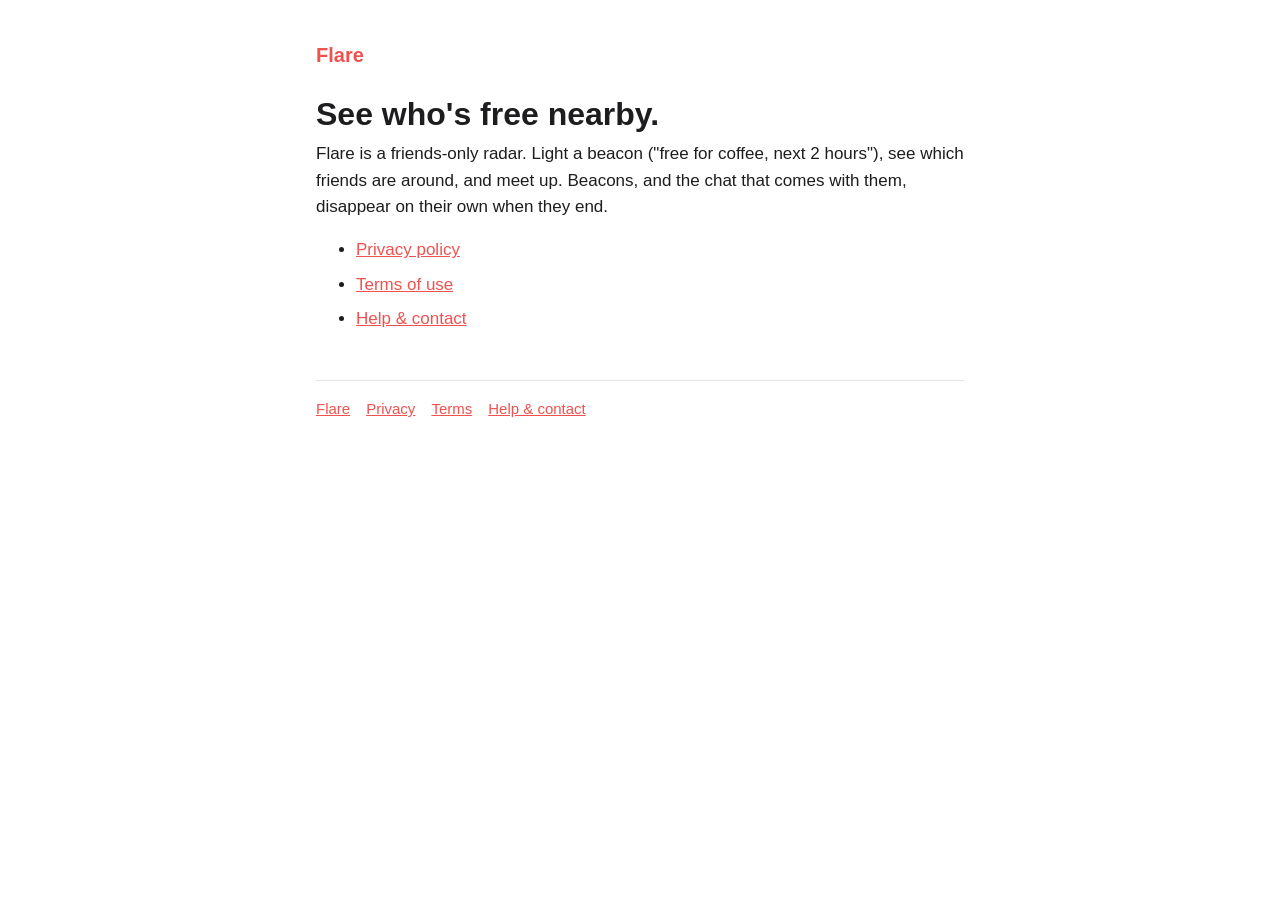
<file: index.html>
<!doctype html>
<html lang="en">
<head>
<meta charset="utf-8">
<meta name="viewport" content="width=device-width, initial-scale=1">
<title>Flare</title>
<link rel="stylesheet" href="style.css">
</head>
<body>
<main>
<header><a href="./">Flare</a></header>
<h1>See who's free nearby.</h1>
<p>Flare is a friends-only radar. Light a beacon ("free for coffee, next 2 hours"), see which friends are around, and meet up. Beacons, and the chat that comes with them, disappear on their own when they end.</p>
<ul>
  <li><a href="privacy">Privacy policy</a></li>
  <li><a href="terms">Terms of use</a></li>
  <li><a href="support">Help &amp; contact</a></li>
</ul>
<footer><a href="./">Flare</a><a href="privacy">Privacy</a><a href="terms">Terms</a><a href="support">Help &amp; contact</a></footer>
</main></body></html>
</file>
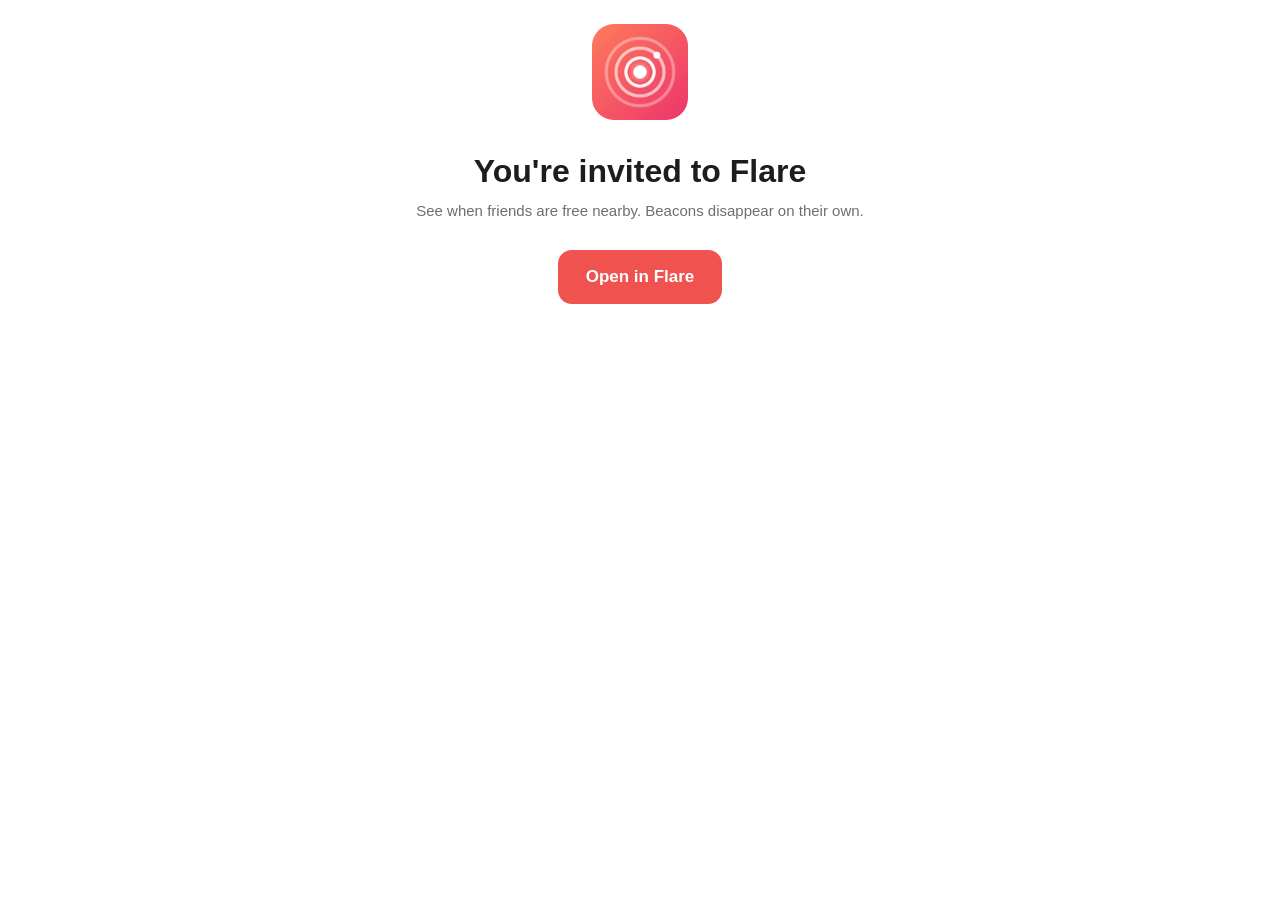
<file: join.html>
<!doctype html>
<html lang="en">
<head>
<meta charset="utf-8">
<meta name="viewport" content="width=device-width, initial-scale=1">
<title>Join me on Flare</title>
<meta property="og:title" content="Join me on Flare">
<meta property="og:description" content="See when friends are free nearby. Beacons disappear on their own.">
<meta property="og:image" content="https://shasta02.github.io/pulse-legal/icon.png">
<meta property="og:site_name" content="Flare">
<meta name="apple-mobile-web-app-title" content="Flare">
<link rel="apple-touch-icon" href="icon.png">
<link rel="stylesheet" href="style.css">
<style>
  .center { text-align: center; padding-top: 24px; }
  .icon { width: 96px; height: 96px; border-radius: 22px; }
  .button { display: inline-block; margin: 20px 0 8px; padding: 14px 28px; border-radius: 14px;
            background: var(--accent); color: #fff; font-weight: 600; text-decoration: none; }
</style>
</head>
<body>
<main class="center">
  <img class="icon" src="icon.png" alt="">
  <h1>You're invited to Flare</h1>
  <p class="muted">See when friends are free nearby. Beacons disappear on their own.</p>
  <a id="open" class="button" href="#">Open in Flare</a>
  <p id="missing" class="muted" hidden>Don't have Flare yet? It's coming to the App Store soon. Once it's installed, tap your invite link again and you'll be connected.</p>
</main>
<script>
  // Invite links look like /join?t=TOKEN (or /join?c=CODE for older friend-code links).
  var q = new URLSearchParams(location.search);
  var t = (q.get("t") || "").toUpperCase().replace(/[^0-9A-Z]/g, "");
  var c = (q.get("c") || "").toUpperCase().replace(/[^0-9A-Z]/g, "");
  var target = /^[2-9A-HJKMNP-TV-Z]{12}$/.test(t) ? "pulse://join/" + t
             : /^[2-9A-HJKMNP-TV-Z]{8}$/.test(c) ? "pulse://add/" + c : null;
  var open = document.getElementById("open");
  if (target) {
    open.href = target;
    location.href = target;
  } else {
    open.hidden = true;
  }
  setTimeout(function () { document.getElementById("missing").hidden = false; }, 1500);
</script>
</body>
</html>
</file>
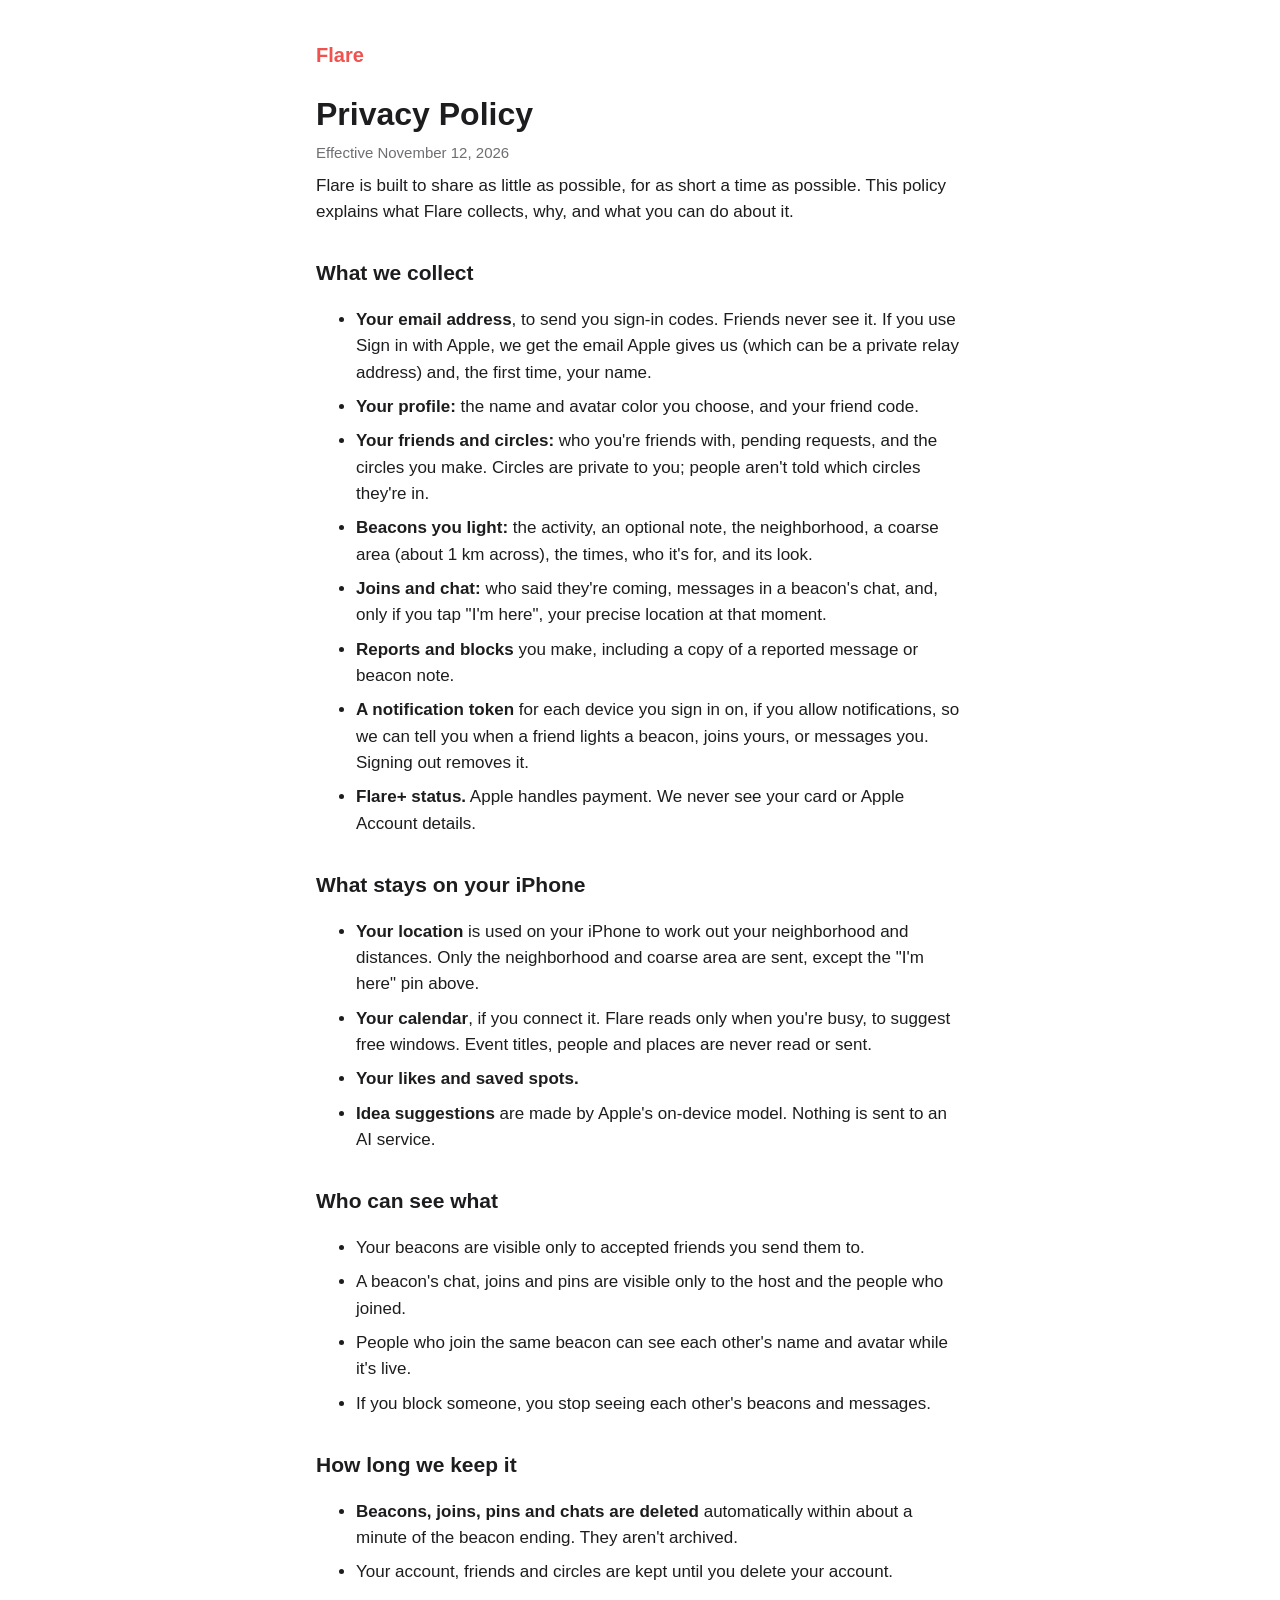
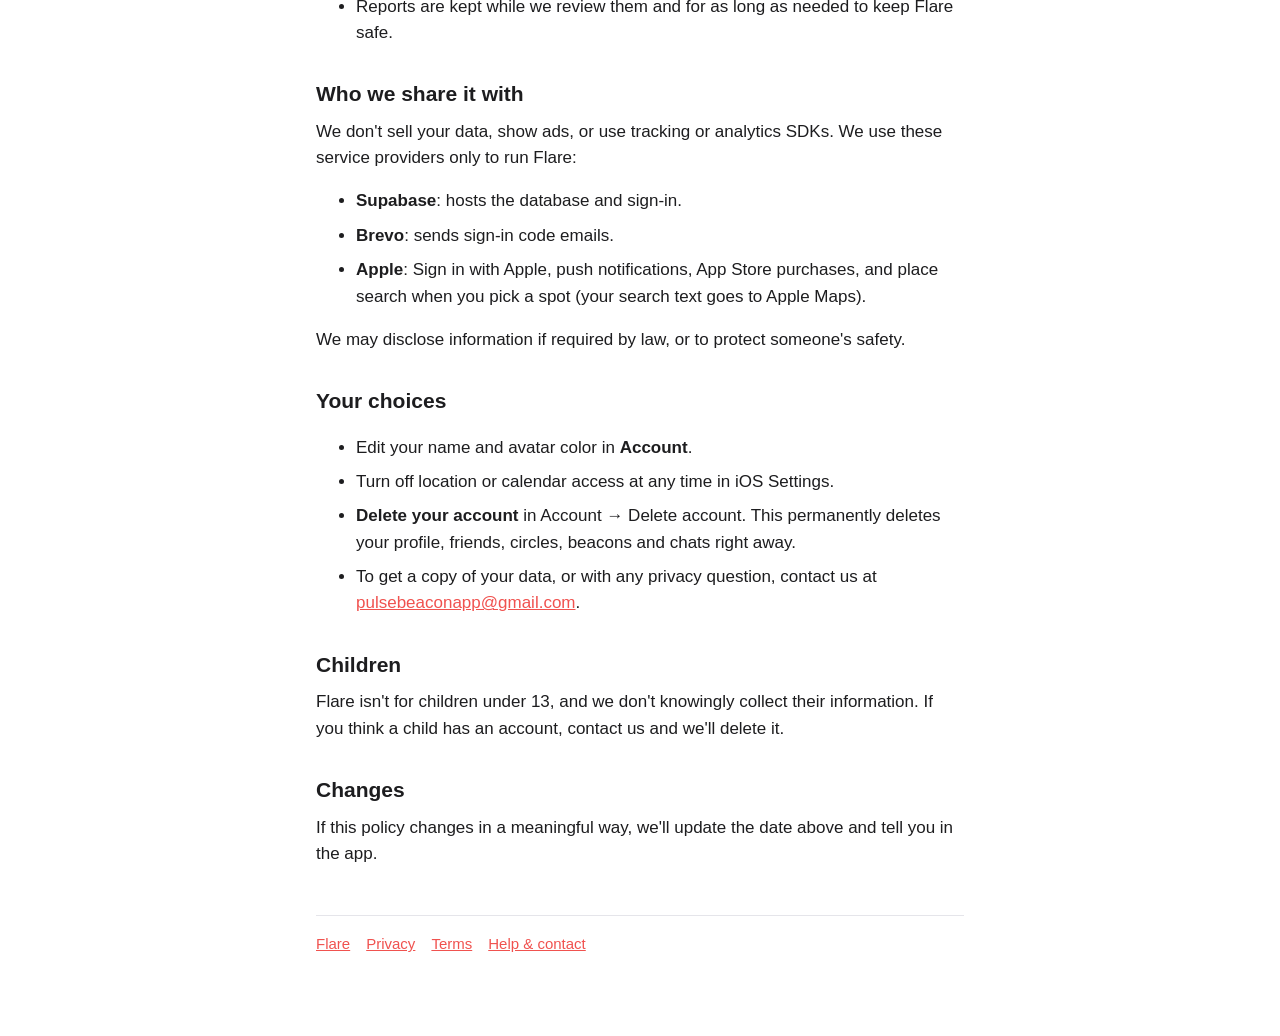
<file: privacy.html>
<!doctype html>
<html lang="en">
<head>
<meta charset="utf-8">
<meta name="viewport" content="width=device-width, initial-scale=1">
<title>Privacy Policy · Flare</title>
<link rel="stylesheet" href="style.css">
</head>
<body>
<main>
<header><a href="./">Flare</a></header>
<h1>Privacy Policy</h1>
<p class="muted">Effective November 12, 2026</p>
<p>Flare is built to share as little as possible, for as short a time as possible. This policy explains what Flare collects, why, and what you can do about it.</p>

<h2>What we collect</h2>
<ul>
  <li><strong>Your email address</strong>, to send you sign-in codes. Friends never see it. If you use Sign in with Apple, we get the email Apple gives us (which can be a private relay address) and, the first time, your name.</li>
  <li><strong>Your profile:</strong> the name and avatar color you choose, and your friend code.</li>
  <li><strong>Your friends and circles:</strong> who you're friends with, pending requests, and the circles you make. Circles are private to you; people aren't told which circles they're in.</li>
  <li><strong>Beacons you light:</strong> the activity, an optional note, the neighborhood, a coarse area (about 1 km across), the times, who it's for, and its look.</li>
  <li><strong>Joins and chat:</strong> who said they're coming, messages in a beacon's chat, and, only if you tap "I'm here", your precise location at that moment.</li>
  <li><strong>Reports and blocks</strong> you make, including a copy of a reported message or beacon note.</li>
  <li><strong>A notification token</strong> for each device you sign in on, if you allow notifications, so we can tell you when a friend lights a beacon, joins yours, or messages you. Signing out removes it.</li>
  <li><strong>Flare+ status.</strong> Apple handles payment. We never see your card or Apple Account details.</li>
</ul>

<h2>What stays on your iPhone</h2>
<ul>
  <li><strong>Your location</strong> is used on your iPhone to work out your neighborhood and distances. Only the neighborhood and coarse area are sent, except the "I'm here" pin above.</li>
  <li><strong>Your calendar</strong>, if you connect it. Flare reads only when you're busy, to suggest free windows. Event titles, people and places are never read or sent.</li>
  <li><strong>Your likes and saved spots.</strong></li>
  <li><strong>Idea suggestions</strong> are made by Apple's on-device model. Nothing is sent to an AI service.</li>
</ul>

<h2>Who can see what</h2>
<ul>
  <li>Your beacons are visible only to accepted friends you send them to.</li>
  <li>A beacon's chat, joins and pins are visible only to the host and the people who joined.</li>
  <li>People who join the same beacon can see each other's name and avatar while it's live.</li>
  <li>If you block someone, you stop seeing each other's beacons and messages.</li>
</ul>

<h2>How long we keep it</h2>
<ul>
  <li><strong>Beacons, joins, pins and chats are deleted</strong> automatically within about a minute of the beacon ending. They aren't archived.</li>
  <li>Your account, friends and circles are kept until you delete your account.</li>
  <li>Reports are kept while we review them and for as long as needed to keep Flare safe.</li>
</ul>

<h2>Who we share it with</h2>
<p>We don't sell your data, show ads, or use tracking or analytics SDKs. We use these service providers only to run Flare:</p>
<ul>
  <li><strong>Supabase</strong>: hosts the database and sign-in.</li>
  <li><strong>Brevo</strong>: sends sign-in code emails.</li>
  <li><strong>Apple</strong>: Sign in with Apple, push notifications, App Store purchases, and place search when you pick a spot (your search text goes to Apple Maps).</li>
</ul>
<p>We may disclose information if required by law, or to protect someone's safety.</p>

<h2>Your choices</h2>
<ul>
  <li>Edit your name and avatar color in <strong>Account</strong>.</li>
  <li>Turn off location or calendar access at any time in iOS Settings.</li>
  <li><strong>Delete your account</strong> in Account → Delete account. This permanently deletes your profile, friends, circles, beacons and chats right away.</li>
  <li>To get a copy of your data, or with any privacy question, contact us at <a href="mailto:pulsebeaconapp@gmail.com">pulsebeaconapp@gmail.com</a>.</li>
</ul>

<h2>Children</h2>
<p>Flare isn't for children under 13, and we don't knowingly collect their information. If you think a child has an account, contact us and we'll delete it.</p>

<h2>Changes</h2>
<p>If this policy changes in a meaningful way, we'll update the date above and tell you in the app.</p>
<footer><a href="./">Flare</a><a href="privacy">Privacy</a><a href="terms">Terms</a><a href="support">Help &amp; contact</a></footer>
</main></body></html>
</file>
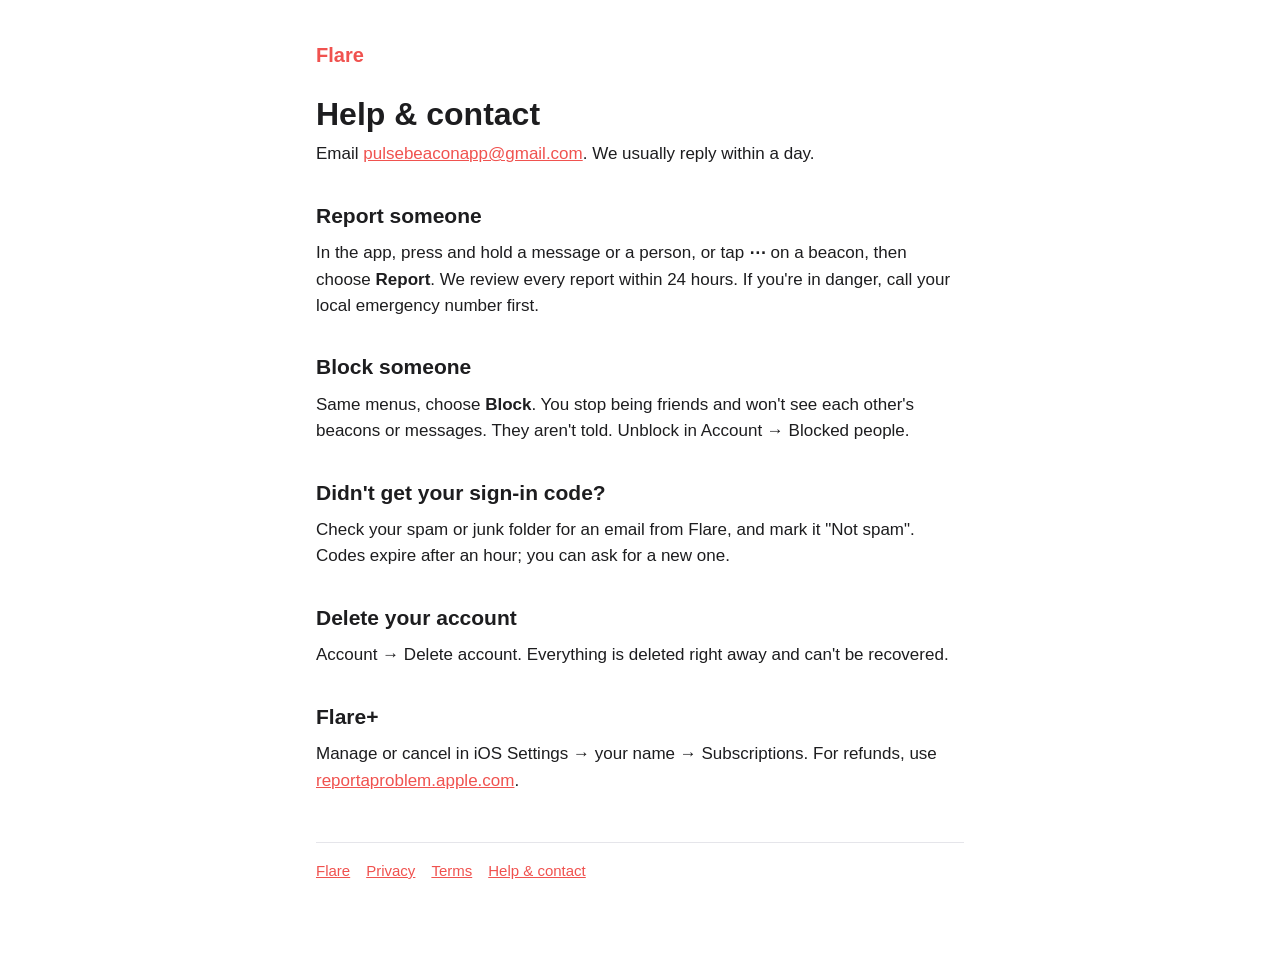
<file: support.html>
<!doctype html>
<html lang="en">
<head>
<meta charset="utf-8">
<meta name="viewport" content="width=device-width, initial-scale=1">
<title>Help & Contact · Flare</title>
<link rel="stylesheet" href="style.css">
</head>
<body>
<main>
<header><a href="./">Flare</a></header>
<h1>Help &amp; contact</h1>
<p>Email <a href="mailto:pulsebeaconapp@gmail.com">pulsebeaconapp@gmail.com</a>. We usually reply within a day.</p>

<h2>Report someone</h2>
<p>In the app, press and hold a message or a person, or tap <strong>⋯</strong> on a beacon, then choose <strong>Report</strong>. We review every report within 24 hours. If you're in danger, call your local emergency number first.</p>

<h2>Block someone</h2>
<p>Same menus, choose <strong>Block</strong>. You stop being friends and won't see each other's beacons or messages. They aren't told. Unblock in Account → Blocked people.</p>

<h2>Didn't get your sign-in code?</h2>
<p>Check your spam or junk folder for an email from Flare, and mark it "Not spam". Codes expire after an hour; you can ask for a new one.</p>

<h2>Delete your account</h2>
<p>Account → Delete account. Everything is deleted right away and can't be recovered.</p>

<h2>Flare+</h2>
<p>Manage or cancel in iOS Settings → your name → Subscriptions. For refunds, use <a href="https://reportaproblem.apple.com">reportaproblem.apple.com</a>.</p>
<footer><a href="./">Flare</a><a href="privacy">Privacy</a><a href="terms">Terms</a><a href="support">Help &amp; contact</a></footer>
</main></body></html>
</file>
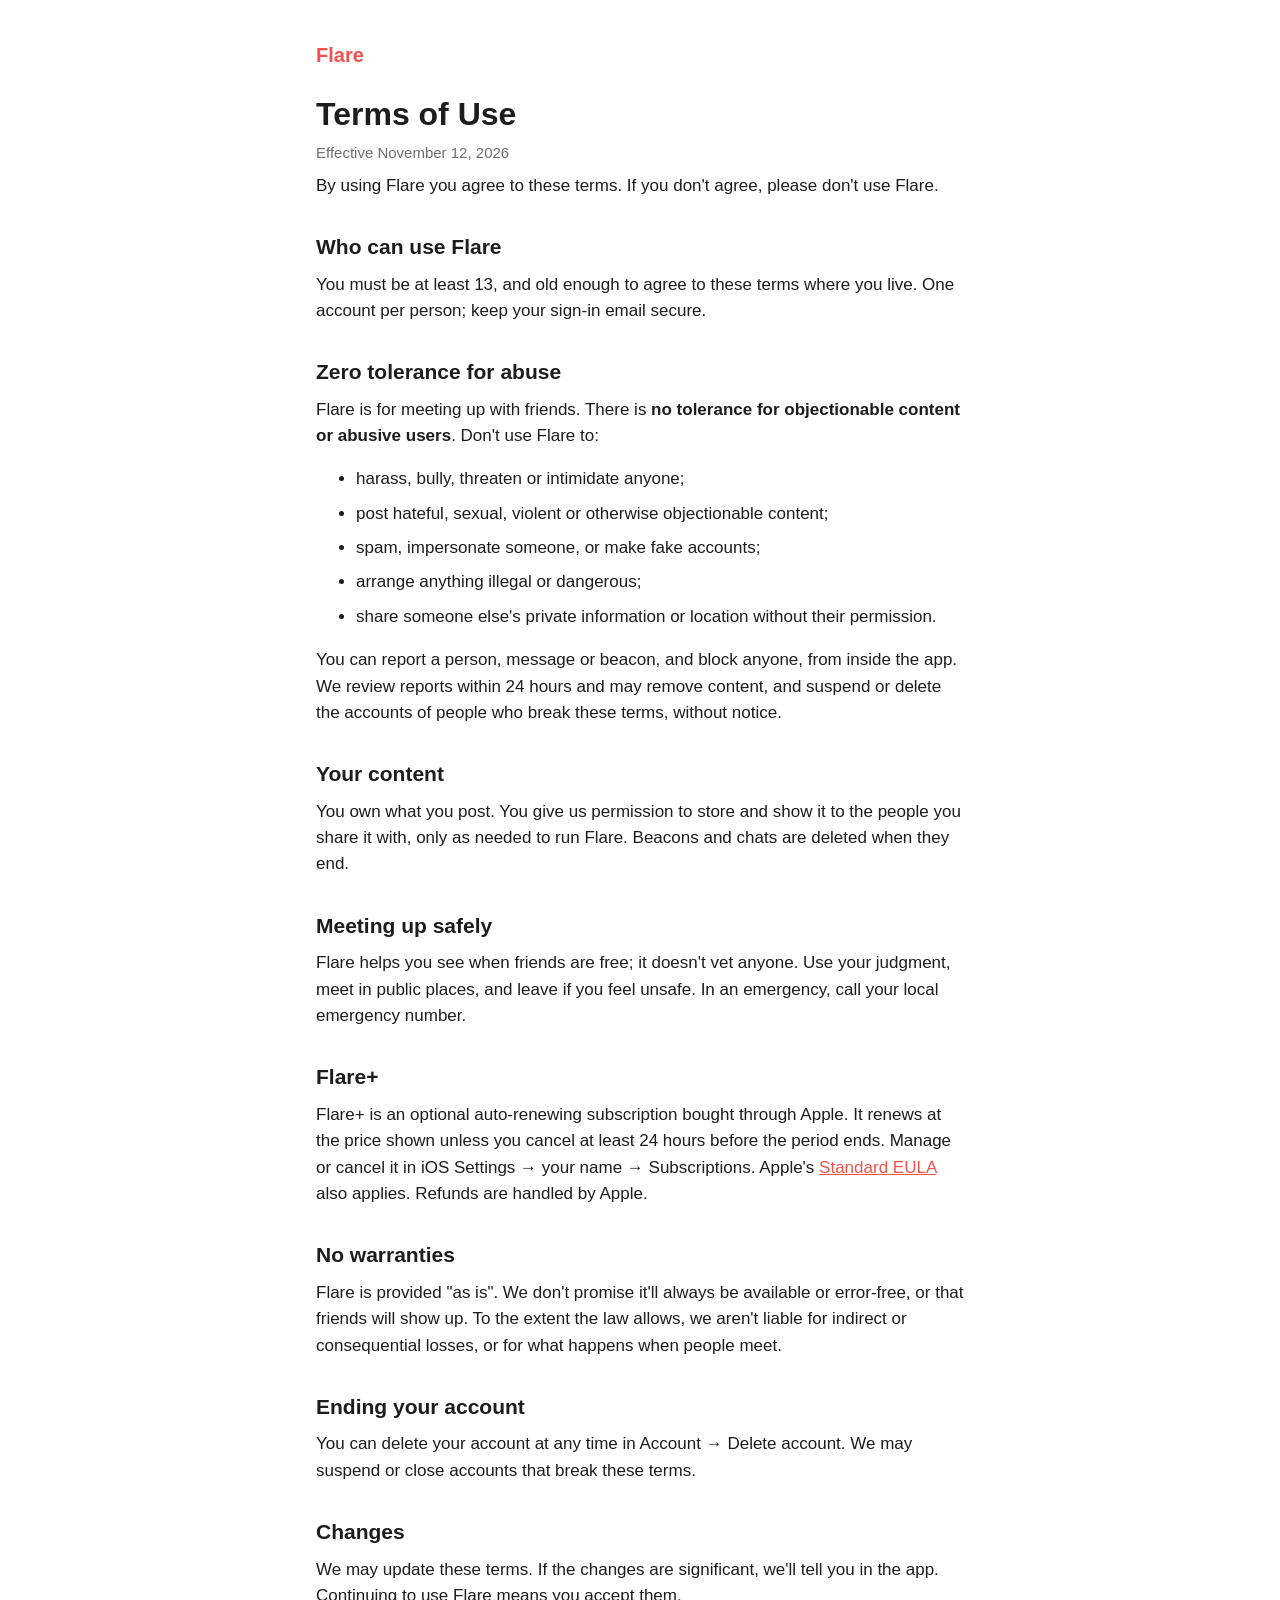
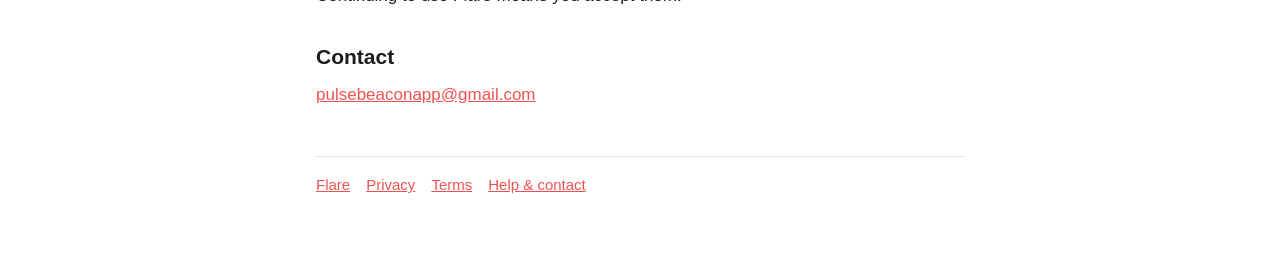
<file: terms.html>
<!doctype html>
<html lang="en">
<head>
<meta charset="utf-8">
<meta name="viewport" content="width=device-width, initial-scale=1">
<title>Terms of Use · Flare</title>
<link rel="stylesheet" href="style.css">
</head>
<body>
<main>
<header><a href="./">Flare</a></header>
<h1>Terms of Use</h1>
<p class="muted">Effective November 12, 2026</p>
<p>By using Flare you agree to these terms. If you don't agree, please don't use Flare.</p>

<h2>Who can use Flare</h2>
<p>You must be at least 13, and old enough to agree to these terms where you live. One account per person; keep your sign-in email secure.</p>

<h2>Zero tolerance for abuse</h2>
<p>Flare is for meeting up with friends. There is <strong>no tolerance for objectionable content or abusive users</strong>. Don't use Flare to:</p>
<ul>
  <li>harass, bully, threaten or intimidate anyone;</li>
  <li>post hateful, sexual, violent or otherwise objectionable content;</li>
  <li>spam, impersonate someone, or make fake accounts;</li>
  <li>arrange anything illegal or dangerous;</li>
  <li>share someone else's private information or location without their permission.</li>
</ul>
<p>You can report a person, message or beacon, and block anyone, from inside the app. We review reports within 24 hours and may remove content, and suspend or delete the accounts of people who break these terms, without notice.</p>

<h2>Your content</h2>
<p>You own what you post. You give us permission to store and show it to the people you share it with, only as needed to run Flare. Beacons and chats are deleted when they end.</p>

<h2>Meeting up safely</h2>
<p>Flare helps you see when friends are free; it doesn't vet anyone. Use your judgment, meet in public places, and leave if you feel unsafe. In an emergency, call your local emergency number.</p>

<h2>Flare+</h2>
<p>Flare+ is an optional auto-renewing subscription bought through Apple. It renews at the price shown unless you cancel at least 24 hours before the period ends. Manage or cancel it in iOS Settings → your name → Subscriptions. Apple's <a href="https://www.apple.com/legal/internet-services/itunes/dev/stdeula/">Standard EULA</a> also applies. Refunds are handled by Apple.</p>

<h2>No warranties</h2>
<p>Flare is provided "as is". We don't promise it'll always be available or error-free, or that friends will show up. To the extent the law allows, we aren't liable for indirect or consequential losses, or for what happens when people meet.</p>

<h2>Ending your account</h2>
<p>You can delete your account at any time in Account → Delete account. We may suspend or close accounts that break these terms.</p>

<h2>Changes</h2>
<p>We may update these terms. If the changes are significant, we'll tell you in the app. Continuing to use Flare means you accept them.</p>

<h2>Contact</h2>
<p><a href="mailto:pulsebeaconapp@gmail.com">pulsebeaconapp@gmail.com</a></p>
<footer><a href="./">Flare</a><a href="privacy">Privacy</a><a href="terms">Terms</a><a href="support">Help &amp; contact</a></footer>
</main></body></html>
</file>
<file: style.css>
:root { --bg: #fff; --text: #1d1d1f; --muted: #6e6e73; --accent: #f0524f; --rule: #e5e5ea; }
@media (prefers-color-scheme: dark) { :root { --bg: #111; --text: #f2f2f7; --muted: #a1a1a6; --accent: #ff786b; --rule: #2c2c2e; } }
* { box-sizing: border-box; }
body { margin: 0; background: var(--bg); color: var(--text); font: 17px/1.55 -apple-system, BlinkMacSystemFont, "Segoe UI", sans-serif; }
main { max-width: 680px; margin: 0 auto; padding: 40px 16px 80px; }
header a { color: var(--accent); font-weight: 700; text-decoration: none; font-size: 20px; }
h1 { font-size: 32px; line-height: 1.2; margin: 24px 0 4px; }
h2 { font-size: 21px; margin: 32px 0 8px; }
p, li { margin: 8px 0; }
.muted { color: var(--muted); font-size: 15px; }
a { color: var(--accent); }
footer { margin-top: 48px; padding-top: 16px; border-top: 1px solid var(--rule); font-size: 15px; }
footer a { margin-right: 16px; }
</file>
